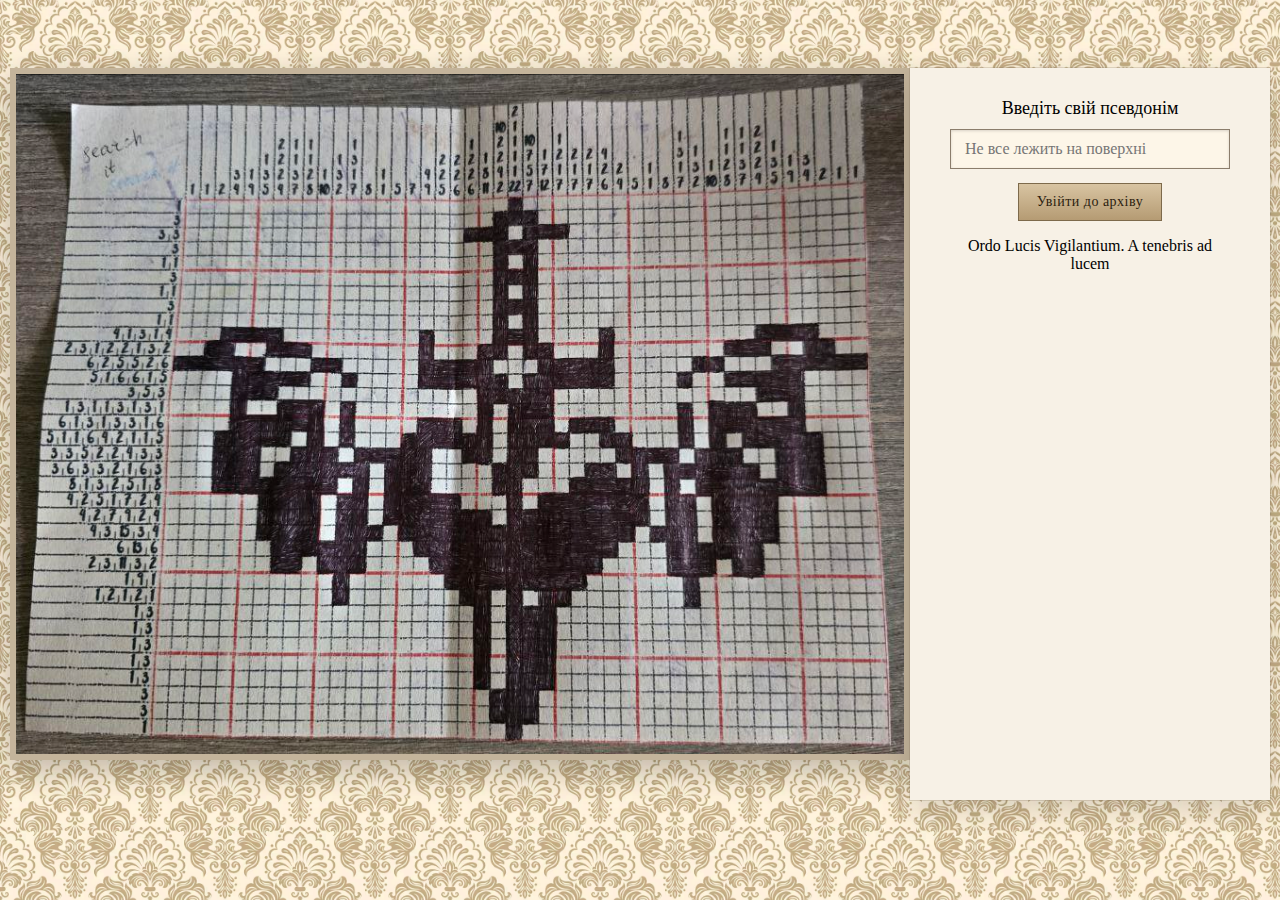
<file: index.html>
﻿
<!DOCTYPE html>
<html lang="uk">
<head>
    <meta charset="UTF-8">
    <title>Ordo Lucis Vigilantium. A tenebris ad lucem</title>

    <!-- ❗ ФІКСОВАНИЙ LAYOUT -->
    <meta name="viewport" content="width=1200">

    <!-- SEO для картинки -->
    <meta name="google-site-verification" content="JqBhw4FpjNnMvHOwyzoqXWRmfvV3o-hIizDKBnld1qg" />
    <meta name="description" content="Ordo Lucis Vigilantium">
    <meta property="og:title" content="Ordo Lucis Vigilantium">
    <meta property="og:description" content="Ordo Lucis Vigilantium. A tenebris ad lucem.">
    <meta property="og:image" content=https://mrbluecat.github.io/ordolucis/images/ordo-lucis-vigilantium-archivum-noctis.png">

    <link rel="stylesheet" href="styles.css">
</head>
<body class="gate-page">
    <main class="gate-container">
        <!-- КАРТИНКА -->
        <img src="images/OrdoLucisVigilantium.png"
             alt="Ordo Lucis Vigilantium. A tenebris ad lucem"
             class="gate-image">
        <!-- ФОРМА -->
        <div class="gate-box">
            <label for="nickname">Введіть свій псевдонім</label>

            <input type="text"
                   id="nickname"
                   placeholder="Не все лежить на поверхні"
                   autocomplete="off">

            <button onclick="enterArchive()">Увійти до архіву</button>

            <div class="gate-error" id="gate-error"></div>

            <p class="image-caption">
                Ordo Lucis Vigilantium. A tenebris ad lucem
            </p>
        </div>

    </main>
    <script src="gate.js"></script>
</body>

</html>
</file>
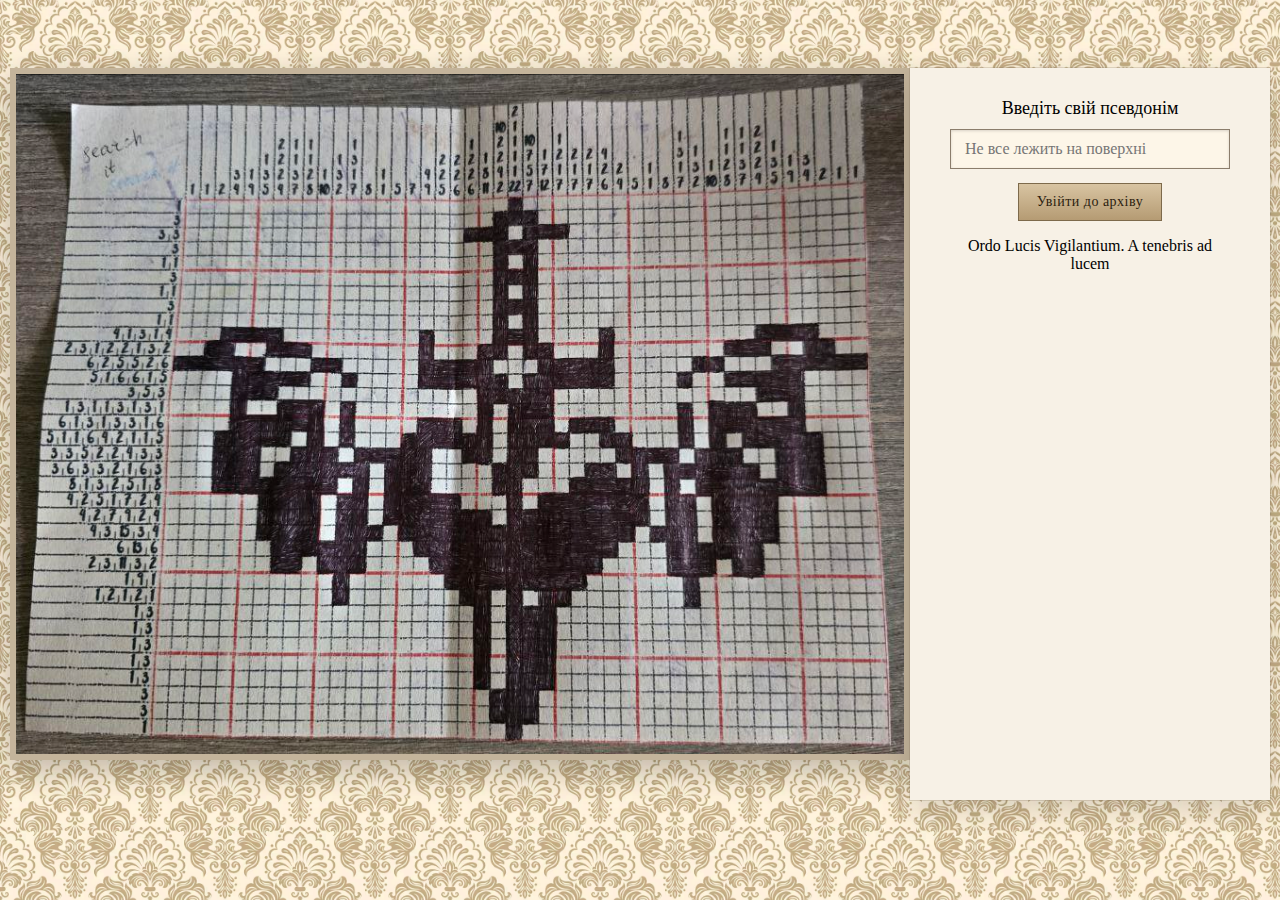
<file: archive.html>
<!DOCTYPE html>
<html lang="uk">
<head>
    <meta charset="UTF-8">
    <title>Ordo Lucis Vigilantium</title>
    <link rel="stylesheet" href="styles.css">
</head>
<body>
    <script>
        const token = localStorage.getItem("auth_token");
        if (!token) {
            window.location.href = "/";
        }
        else {
            console.log("Check token " + token);
            fetch(`https://ordolucis.runasp.net/Checker/checkToken?token=${nickname}`, {
    method: 'GET'
})
        .then(res => {
            if (!res.ok) {
                        localStorage.removeItem("auth_token");
                        window.location.href = "/";
                    }
        })
                .catch(err => {
                    console.error("Помилка при перевірці токена:", err);
                    localStorage.removeItem("auth_token");
                    window.location.href = "/";
                });
        }
    </script>

    <!-- HEADER -->
    <header class="site-header">
        <img src="images/header.png" alt="Ordo Lucis Vigilantium">

    </header>

    <!-- CONTENT -->
    <main>
        <div class="content">

            <div class="password-overlay">
                <label for="password">Введіть код, щоб розблокувати елемент архіву</label>

                <div class="password-box">
                    <input type="password" id="password" placeholder="••••••">
                    <button class="unlock-btn">Unlock</button>
                </div>
            </div>

            <!-- GALLERY -->
            <section class="gallery">

                <div class="gallery-item">
                    <img src="images/photo1.jpg" alt="Архів 1791" onclick="openModal(this)">
                    <span>Архів 1791</span>
                </div>

                <div class="gallery-item">
                    <img src="images/photo2.jpg" alt="Ложа світла" onclick="openModal(this)">
                    <span>Ложа світла</span>
                </div>

                <div class="gallery-item">
                    <img src="images/photo3.jpg" alt="Знищений притулок" onclick="openModal(this)">
                    <span>Знищений притулок</span>
                </div>
            </section>
        </div>
    </main>

    <!-- MODAL -->
    <div id="modal" class="modal" onclick="closeModal()">
        <img id="modal-img">
    </div>

    <script>
        function openModal(img) {
            document.getElementById('modal').style.display = 'flex';
            document.getElementById('modal-img').src = img.src;
        }

        function closeModal() {
            document.getElementById('modal').style.display = 'none';
        }
    </script>

</body>

</html>
</file>
<file: styles.css>
﻿/* RESET */
* {
    box-sizing: border-box;
    font-family: "Times New Roman", serif;
}

/* BACKGROUND */
body {
    background-image: url("images/bg-pattern.png");
    background-repeat: repeat;
    background-size: 300px; /* 🔽 менший візерунок */
    background-color: #f3efe6;
}

/* HEADER */
.site-header {
    position: relative; /* 🧠 ключовий момент */
    max-width: 1700px;
    margin: -10px auto;
}

    .site-header img {
        width: 100%;
        display: block;
    }

/* CONTENT */
main {
    display: flex;
    justify-content: center; /* горизонтальне центрирування */
    margin-top: 0px; /* рівно стільки, скільки PNG має заходити */
}

.content {
    width: 70%;
    min-width: 500px;
    padding: 20px 30px 60px; /* ⬆️ менше зверху */
    background-color: #f7f1e6; /* 📜 пергамент */
    box-shadow: 0 0 0 1px rgba(120, 100, 80, 0.2), 0 10px 30px rgba(0,0,0,0.15);
}

/* PASSWORD */
.password-overlay {
    text-align: center;
    margin-bottom: 20px;
}

    .password-overlay label {
        display: block;
        margin-bottom: 6px;
        font-size: 16px;
    }

    .password-overlay input {
        padding: 8px 14px;
        font-size: 15px;
        width: 260px;
        border: 1px solid #8b7d6b;
        background-color: #fdfaf4;
    }

.unlock-btn {
    padding: 10px 16px;
    font-size: 14px;
    background: linear-gradient(#d8c4a2, #b59b73);
    border: 1px solid #7d6a4b;
    color: #2b1d0f;
    cursor: pointer;
    font-family: "Times New Roman", serif;
    letter-spacing: 0.5px;
    box-shadow: inset 0 1px 0 rgba(255,255,255,0.6), 0 2px 4px rgba(0,0,0,0.25);
}

.password-box {
    display: flex;
    gap: 8px;
    justify-content: center;
}
    .password-box input {
        padding: 10px 14px;
        font-size: 15px;
        width: 220px;
        background-color: #fdf6e8;
        border: 1px solid #8b7d6b;
        box-shadow: inset 0 1px 3px rgba(0,0,0,0.15);
        font-family: "Times New Roman", serif;
    }

.unlock-btn:hover {
    background: linear-gradient(#e2d0b0, #c1a57a);
}

.unlock-btn:active {
    transform: translateY(1px);
    box-shadow: inset 0 2px 4px rgba(0,0,0,0.3);
}

/* GALLERY */
.gallery {
    display: grid;
    grid-template-columns: repeat(auto-fill, minmax(220px, 1fr));
    gap: 30px;
    z-index: 10;
}

.gallery-item {
    text-align: center;
    z-index: 10;
}

    .gallery-item img {
        width: 100%;
        max-width: 300px;
        border: 4px solid #c4b49b;
        cursor: pointer;
        transition: transform 0.2s ease;
    }

        .gallery-item img:hover {
            transform: scale(1.03);
        }

    .gallery-item span {
        display: block;
        margin-top: 10px;
        font-size: 16px;
    }

/* MODAL */
.modal {
    display: none;
    position: fixed;
    inset: 0;
    background: rgba(0,0,0,0.8);
    justify-content: center;
    align-items: center;
    z-index: 1000;
}

    .modal img {
        max-width: 100%;
        max-height: 100%;
        border: 6px solid #e6dcc8;
    }

/* ===== GATE PAGE ===== */
.gate-page {
    display: flex;
    justify-content: center;
}

.gate-container {
    width: 1200px;
    text-align: center;
    padding-top: 60px;
}

/* ===== IMAGE ===== */
.gate-image {
    width: 100%;
    max-width: 900px;
    border: 6px solid #c4b49b;
    box-shadow: 0 10px 30px rgba(0,0,0,0.25);
    margin-bottom: 40px;
}

/* ===== FORM ===== */
.visually-hidden {
    position: absolute;
    left: -9999px;
}
.gate-box {
    background-color: #f7f1e6;
    padding: 30px 40px;
    display: inline-block;
    box-shadow: 0 0 0 1px rgba(120,100,80,0.2), 0 10px 30px rgba(0,0,0,0.15);
}

    .gate-box label {
        display: block;
        font-size: 18px;
        margin-bottom: 10px;
    }

    .gate-box input {
        width: 280px;
        padding: 10px 14px;
        font-size: 16px;
        background-color: #fdf6e8;
        border: 1px solid #8b7d6b;
        box-shadow: inset 0 1px 3px rgba(0,0,0,0.15);
        margin-bottom: 14px;
    }

    .gate-box button {
        padding: 10px 18px;
        font-size: 14px;
        background: linear-gradient(#d8c4a2, #b59b73);
        border: 1px solid #7d6a4b;
        color: #2b1d0f;
        cursor: pointer;
        letter-spacing: 0.5px;
    }

        .gate-box button:hover {
            background: linear-gradient(#e2d0b0, #c1a57a);
        }

/* ===== ERROR ===== */
.gate-error {
    margin-top: 10px;
    color: #7b1f1f;
    font-size: 14px;
}
</file>
